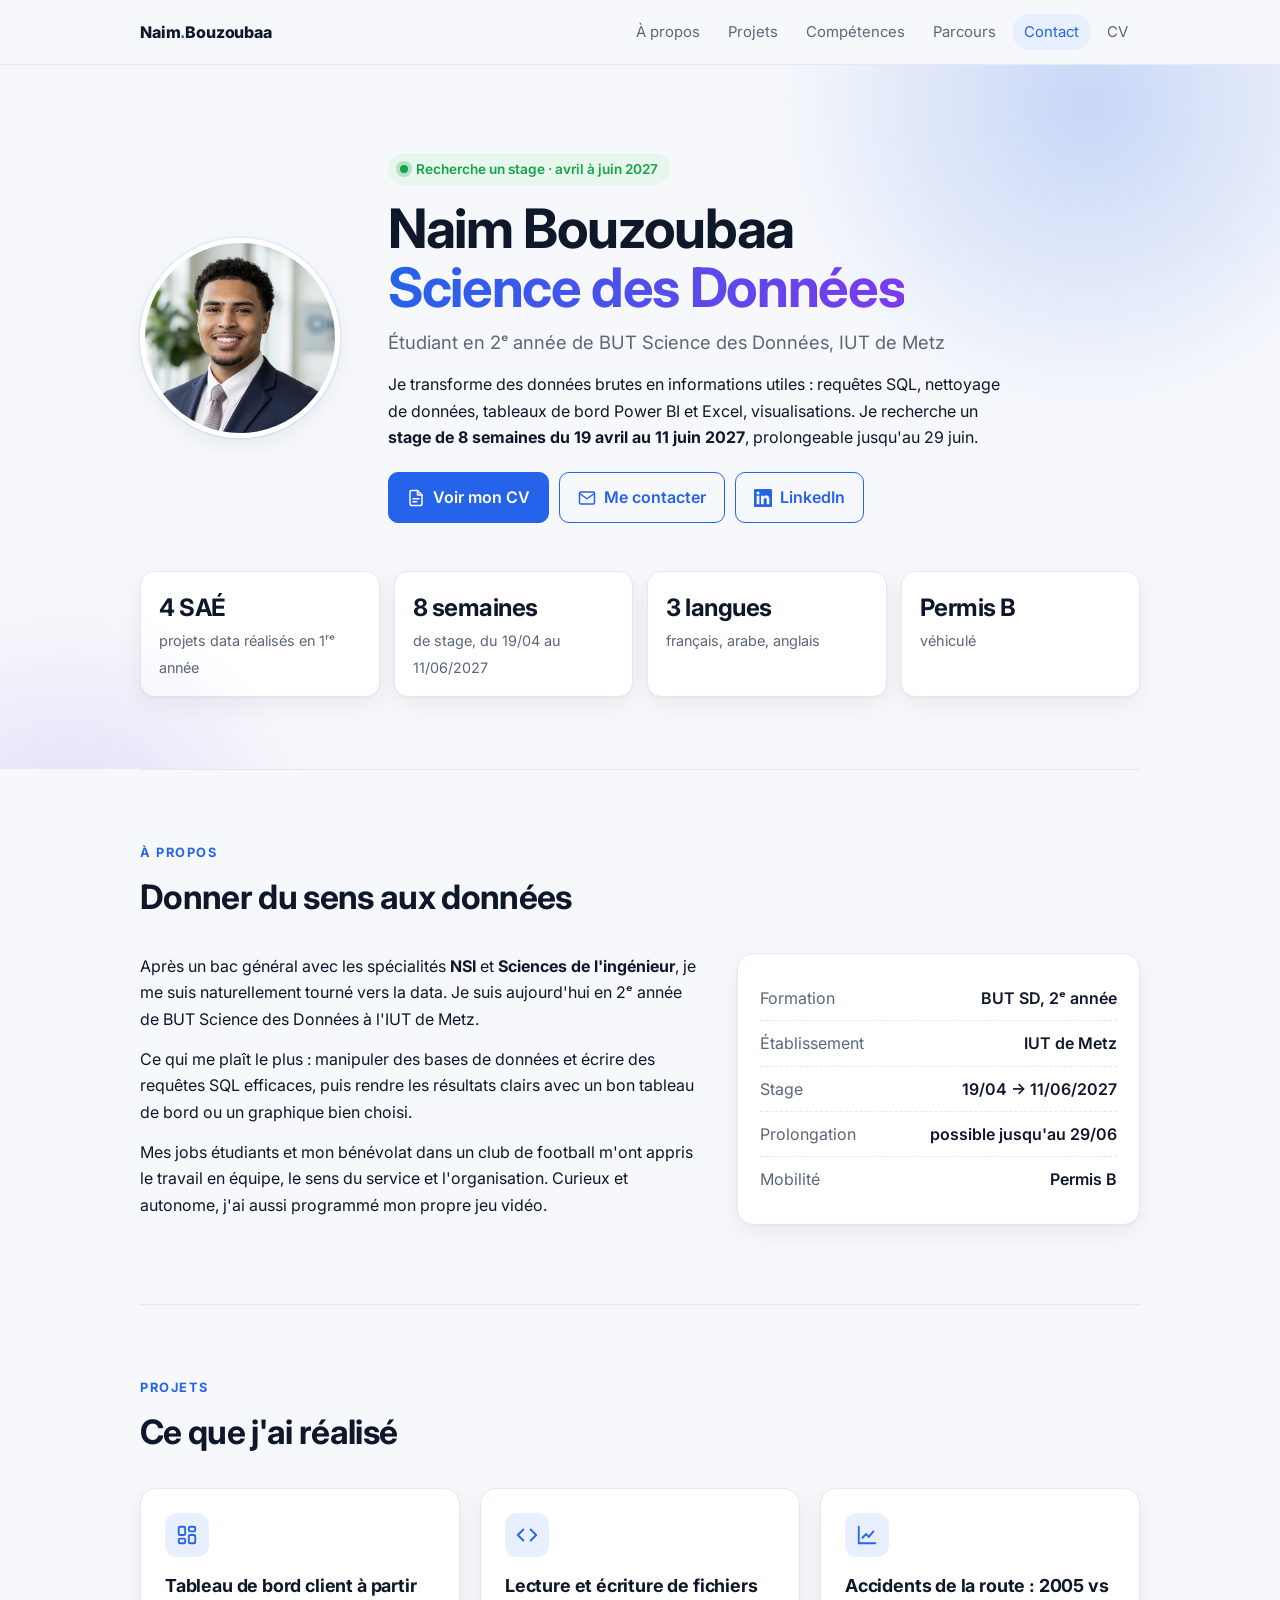
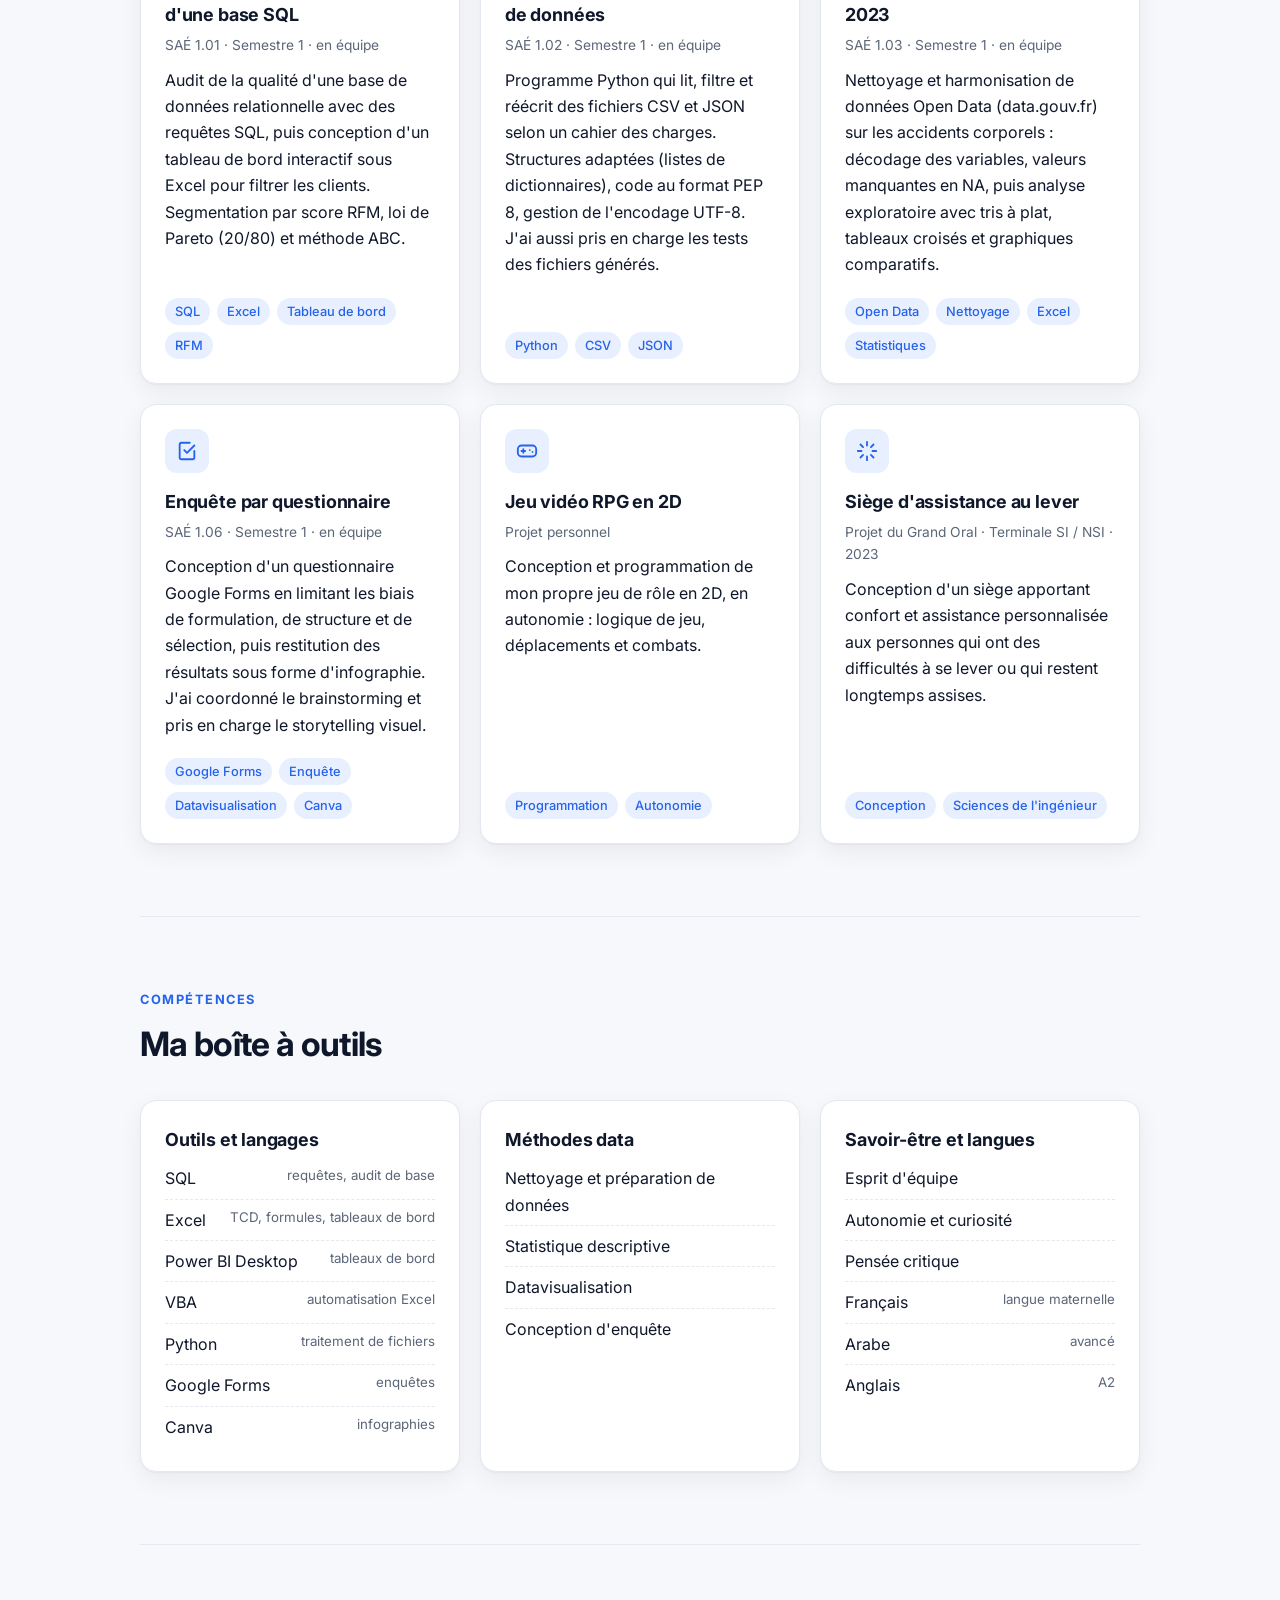
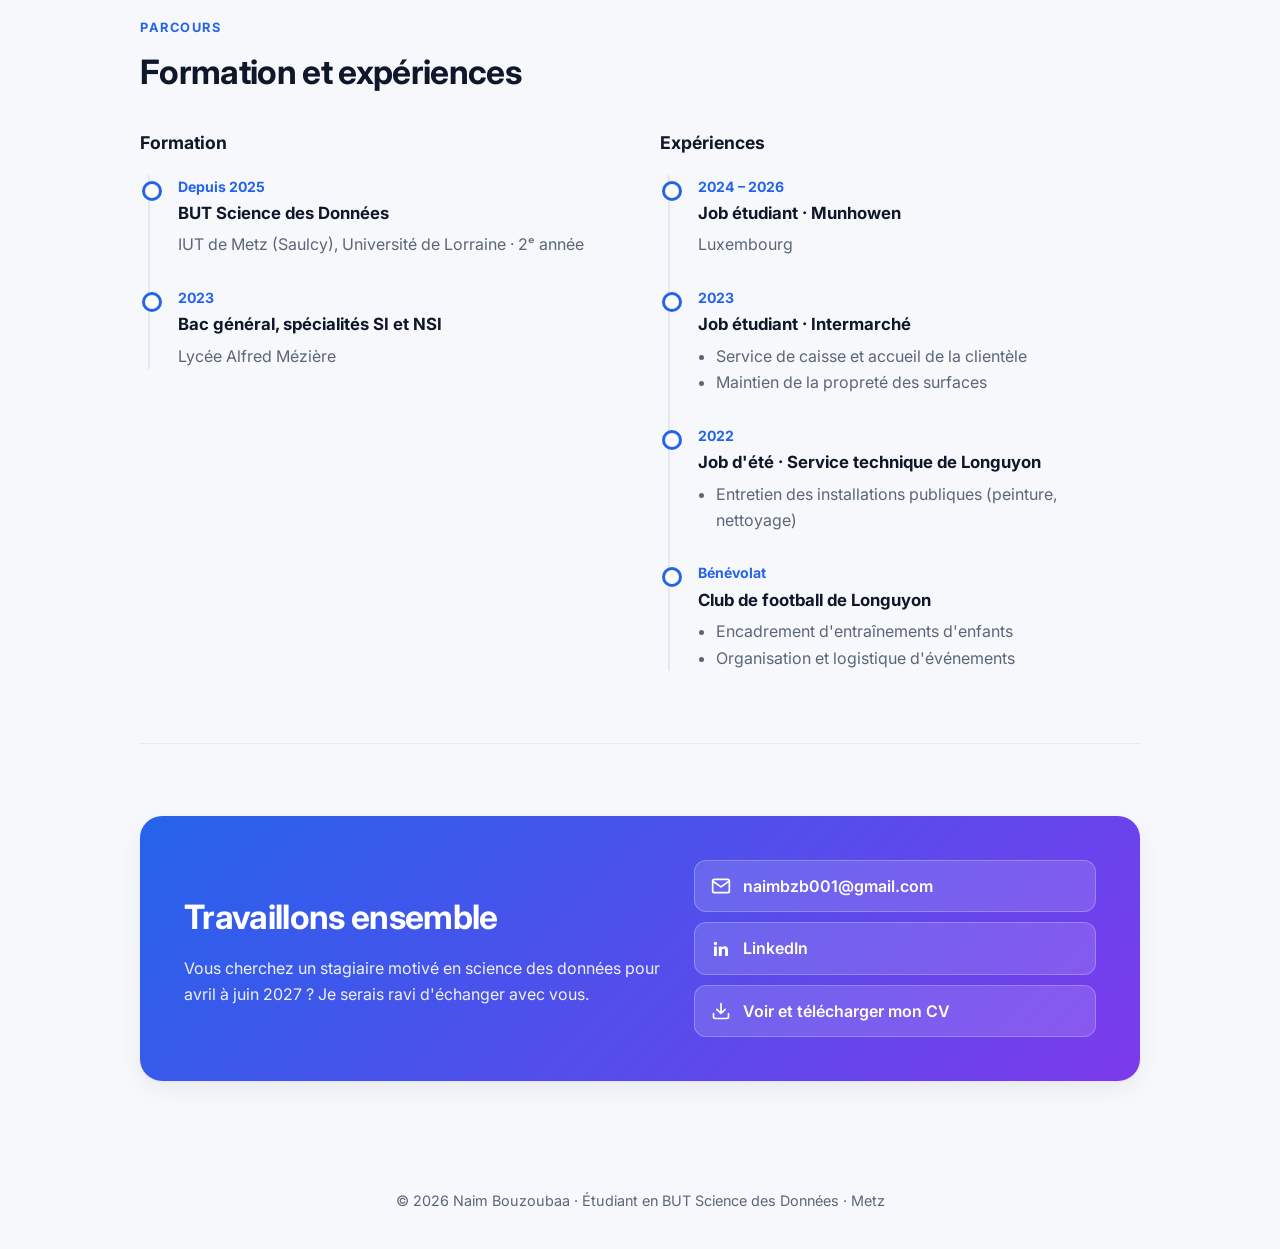
<file: index.html>
<!doctype html>
<html lang="fr">
<head>
<meta charset="utf-8">
<meta name="viewport" content="width=device-width,initial-scale=1">
<title>Naim Bouzoubaa · Portfolio Science des Données</title>
<meta name="description" content="Portfolio de Naim Bouzoubaa, étudiant en 2e année de BUT Science des Données à l'IUT de Metz. Recherche un stage de 8 semaines du 19 avril au 11 juin 2027.">
<meta name="author" content="Naim Bouzoubaa">
<link rel="canonical" href="https://naimbouzoubaa.github.io/">
<meta property="og:type" content="profile">
<meta property="og:title" content="Naim Bouzoubaa · Portfolio Science des Données">
<meta property="og:description" content="Étudiant en BUT Science des Données à l'IUT de Metz. Recherche un stage d'avril à juin 2027.">
<meta property="og:url" content="https://naimbouzoubaa.github.io/">
<meta property="og:image" content="https://naimbouzoubaa.github.io/og-image.jpg">
<meta property="og:locale" content="fr_FR">
<meta name="twitter:card" content="summary_large_image">
<meta name="theme-color" content="#2563eb">
<link rel="icon" href="data:image/svg+xml,%3Csvg xmlns='http://www.w3.org/2000/svg' viewBox='0 0 64 64'%3E%3Cdefs%3E%3ClinearGradient id='g' x1='0' x2='1'%3E%3Cstop offset='0' stop-color='%232563eb'/%3E%3Cstop offset='1' stop-color='%237c3aed'/%3E%3C/linearGradient%3E%3C/defs%3E%3Crect width='64' height='64' rx='16' fill='url(%23g)'/%3E%3Ctext x='32' y='42' font-family='Arial' font-weight='700' font-size='26' fill='white' text-anchor='middle'%3ENB%3C/text%3E%3C/svg%3E">
<link rel="preconnect" href="https://fonts.googleapis.com">
<link rel="preconnect" href="https://fonts.gstatic.com" crossorigin>
<link href="https://fonts.googleapis.com/css2?family=Inter:wght@400;500;600;700;800&display=swap" rel="stylesheet">
<link rel="stylesheet" href="style.css">
<script type="application/ld+json">
{"@context":"https://schema.org","@type":"Person","name":"Naim Bouzoubaa","url":"https://naimbouzoubaa.github.io/","image":"https://naimbouzoubaa.github.io/photo.jpg","jobTitle":"Étudiant en BUT Science des Données","alumniOf":{"@type":"CollegeOrUniversity","name":"IUT de Metz, Université de Lorraine"},"sameAs":["https://www.linkedin.com/in/naim-bouzoubaa-45ba90332"],"knowsLanguage":["fr","ar","en"]}
</script>
</head>
<body>
<a class="skip" href="#contenu">Aller au contenu</a>

<nav aria-label="Navigation principale"><div class="wrap">
  <a class="logo" href="#top">Naim<span>.</span>Bouzoubaa</a>
  <ul>
    <li><a href="#apropos">À propos</a></li>
    <li><a href="#projets">Projets</a></li>
    <li><a href="#competences">Compétences</a></li>
    <li><a href="#parcours">Parcours</a></li>
    <li><a href="#contact">Contact</a></li>
    <li><a href="cv.html">CV</a></li>
  </ul>
</div></nav>

<header class="hero" id="top"><div class="wrap">
  <div class="hero-grid">
    <img class="photo" src="photo.jpg" alt="Photo de Naim Bouzoubaa" width="200" height="200">
    <div>
      <span class="badge">Recherche un stage · avril à juin 2027</span>
      <h1>Naim Bouzoubaa<br><span class="grad">Science des Données</span></h1>
      <p class="role">Étudiant en 2ᵉ année de BUT Science des Données, IUT de Metz</p>
      <p class="lead">Je transforme des données brutes en informations utiles : requêtes SQL, nettoyage de données, tableaux de bord Power BI et Excel, visualisations. Je recherche un <strong>stage de 8 semaines du 19 avril au 11 juin 2027</strong>, prolongeable jusqu'au 29 juin.</p>
      <div class="actions">
        <a class="btn" href="cv.html"><svg viewBox="0 0 24 24" fill="none" stroke="currentColor" stroke-width="2" stroke-linecap="round" stroke-linejoin="round" aria-hidden="true"><path d="M14 2H6a2 2 0 0 0-2 2v16a2 2 0 0 0 2 2h12a2 2 0 0 0 2-2V8z"/><path d="M14 2v6h6M8 13h8M8 17h5"/></svg>Voir mon CV</a>
        <a class="btn ghost" href="mailto:naimbzb001@gmail.com"><svg viewBox="0 0 24 24" fill="none" stroke="currentColor" stroke-width="2" stroke-linecap="round" stroke-linejoin="round" aria-hidden="true"><rect x="2" y="4" width="20" height="16" rx="2"/><path d="m22 6-10 7L2 6"/></svg>Me contacter</a>
        <a class="btn ghost" href="https://www.linkedin.com/in/naim-bouzoubaa-45ba90332" target="_blank" rel="noopener"><svg viewBox="0 0 24 24" fill="currentColor" aria-hidden="true"><path d="M20.45 20.45h-3.56v-5.57c0-1.33-.02-3.04-1.85-3.04-1.85 0-2.14 1.45-2.14 2.94v5.67H9.34V9h3.42v1.56h.05c.48-.9 1.64-1.85 3.37-1.85 3.6 0 4.27 2.37 4.27 5.46v6.28zM5.34 7.43a2.06 2.06 0 1 1 0-4.13 2.06 2.06 0 0 1 0 4.13zM7.12 20.45H3.56V9h3.56v11.45zM22.22 0H1.77C.79 0 0 .77 0 1.73v20.54C0 23.23.79 24 1.77 24h20.45c.98 0 1.78-.77 1.78-1.73V1.73C24 .77 23.2 0 22.22 0z"/></svg>LinkedIn</a>
      </div>
    </div>
  </div>
  <div class="stats">
    <div class="stat"><b>4 SAÉ</b><span>projets data réalisés en 1ʳᵉ année</span></div>
    <div class="stat"><b>8 semaines</b><span>de stage, du 19/04 au 11/06/2027</span></div>
    <div class="stat"><b>3 langues</b><span>français, arabe, anglais</span></div>
    <div class="stat"><b>Permis B</b><span>véhiculé</span></div>
  </div>
</div></header>

<main id="contenu" class="wrap">

<section id="apropos" class="reveal">
  <p class="kicker">À propos</p>
  <h2>Donner du sens aux données</h2>
  <div class="about">
    <div>
      <p>Après un bac général avec les spécialités <strong>NSI</strong> et <strong>Sciences de l'ingénieur</strong>, je me suis naturellement tourné vers la data. Je suis aujourd'hui en 2ᵉ année de BUT Science des Données à l'IUT de Metz.</p>
      <p>Ce qui me plaît le plus : manipuler des bases de données et écrire des requêtes SQL efficaces, puis rendre les résultats clairs avec un bon tableau de bord ou un graphique bien choisi.</p>
      <p>Mes jobs étudiants et mon bénévolat dans un club de football m'ont appris le travail en équipe, le sens du service et l'organisation. Curieux et autonome, j'ai aussi programmé mon propre jeu vidéo.</p>
    </div>
    <dl class="facts">
      <div><dt>Formation</dt><dd>BUT SD, 2ᵉ année</dd></div>
      <div><dt>Établissement</dt><dd>IUT de Metz</dd></div>
      <div><dt>Stage</dt><dd>19/04 → 11/06/2027</dd></div>
      <div><dt>Prolongation</dt><dd>possible jusqu'au 29/06</dd></div>
      <div><dt>Mobilité</dt><dd>Permis B</dd></div>
    </dl>
  </div>
</section>

<section id="projets" class="reveal">
  <p class="kicker">Projets</p>
  <h2>Ce que j'ai réalisé</h2>
  <div class="grid">
    <article class="card">
      <div class="icon"><svg viewBox="0 0 24 24" fill="none" stroke="currentColor" stroke-width="2" stroke-linecap="round" aria-hidden="true"><rect x="3" y="3" width="7" height="9" rx="1.5"/><rect x="14" y="3" width="7" height="5" rx="1.5"/><rect x="14" y="12" width="7" height="9" rx="1.5"/><rect x="3" y="16" width="7" height="5" rx="1.5"/></svg></div>
      <h3>Tableau de bord client à partir d'une base SQL</h3>
      <div class="meta">SAÉ 1.01 · Semestre 1 · en équipe</div>
      <p>Audit de la qualité d'une base de données relationnelle avec des requêtes SQL, puis conception d'un tableau de bord interactif sous Excel pour filtrer les clients. Segmentation par score RFM, loi de Pareto (20/80) et méthode ABC.</p>
      <div class="tags"><span class="tag">SQL</span><span class="tag">Excel</span><span class="tag">Tableau de bord</span><span class="tag">RFM</span></div>
    </article>
    <article class="card">
      <div class="icon"><svg viewBox="0 0 24 24" fill="none" stroke="currentColor" stroke-width="2" stroke-linecap="round" stroke-linejoin="round" aria-hidden="true"><path d="m16 18 6-6-6-6M8 6l-6 6 6 6"/></svg></div>
      <h3>Lecture et écriture de fichiers de données</h3>
      <div class="meta">SAÉ 1.02 · Semestre 1 · en équipe</div>
      <p>Programme Python qui lit, filtre et réécrit des fichiers CSV et JSON selon un cahier des charges. Structures adaptées (listes de dictionnaires), code au format PEP 8, gestion de l'encodage UTF-8. J'ai aussi pris en charge les tests des fichiers générés.</p>
      <div class="tags"><span class="tag">Python</span><span class="tag">CSV</span><span class="tag">JSON</span></div>
    </article>
    <article class="card">
      <div class="icon"><svg viewBox="0 0 24 24" fill="none" stroke="currentColor" stroke-width="2" stroke-linecap="round" aria-hidden="true"><path d="M3 3v18h18"/><path d="M7 15l4-4 3 3 5-6"/></svg></div>
      <h3>Accidents de la route : 2005 vs 2023</h3>
      <div class="meta">SAÉ 1.03 · Semestre 1 · en équipe</div>
      <p>Nettoyage et harmonisation de données Open Data (data.gouv.fr) sur les accidents corporels : décodage des variables, valeurs manquantes en NA, puis analyse exploratoire avec tris à plat, tableaux croisés et graphiques comparatifs.</p>
      <div class="tags"><span class="tag">Open Data</span><span class="tag">Nettoyage</span><span class="tag">Excel</span><span class="tag">Statistiques</span></div>
    </article>
    <article class="card">
      <div class="icon"><svg viewBox="0 0 24 24" fill="none" stroke="currentColor" stroke-width="2" stroke-linecap="round" stroke-linejoin="round" aria-hidden="true"><path d="M9 11l3 3 8-8"/><path d="M20 12v7a2 2 0 0 1-2 2H6a2 2 0 0 1-2-2V5a2 2 0 0 1 2-2h9"/></svg></div>
      <h3>Enquête par questionnaire</h3>
      <div class="meta">SAÉ 1.06 · Semestre 1 · en équipe</div>
      <p>Conception d'un questionnaire Google Forms en limitant les biais de formulation, de structure et de sélection, puis restitution des résultats sous forme d'infographie. J'ai coordonné le brainstorming et pris en charge le storytelling visuel.</p>
      <div class="tags"><span class="tag">Google Forms</span><span class="tag">Enquête</span><span class="tag">Datavisualisation</span><span class="tag">Canva</span></div>
    </article>
    <article class="card">
      <div class="icon"><svg viewBox="0 0 24 24" fill="none" stroke="currentColor" stroke-width="2" stroke-linecap="round" stroke-linejoin="round" aria-hidden="true"><rect x="2" y="6" width="20" height="12" rx="4"/><path d="M6 12h4M8 10v4M15 11h.01M18 13h.01"/></svg></div>
      <h3>Jeu vidéo RPG en 2D</h3>
      <div class="meta">Projet personnel</div>
      <p>Conception et programmation de mon propre jeu de rôle en 2D, en autonomie : logique de jeu, déplacements et combats.</p>
      <div class="tags"><span class="tag">Programmation</span><span class="tag">Autonomie</span></div>
    </article>
    <article class="card">
      <div class="icon"><svg viewBox="0 0 24 24" fill="none" stroke="currentColor" stroke-width="2" stroke-linecap="round" stroke-linejoin="round" aria-hidden="true"><path d="M12 2v4M12 18v4M4.9 4.9l2.8 2.8M16.3 16.3l2.8 2.8M2 12h4M18 12h4M4.9 19.1l2.8-2.8M16.3 7.7l2.8-2.8"/></svg></div>
      <h3>Siège d'assistance au lever</h3>
      <div class="meta">Projet du Grand Oral · Terminale SI / NSI · 2023</div>
      <p>Conception d'un siège apportant confort et assistance personnalisée aux personnes qui ont des difficultés à se lever ou qui restent longtemps assises.</p>
      <div class="tags"><span class="tag">Conception</span><span class="tag">Sciences de l'ingénieur</span></div>
    </article>
  </div>
</section>

<section id="competences" class="reveal">
  <p class="kicker">Compétences</p>
  <h2>Ma boîte à outils</h2>
  <div class="skills">
    <div class="card">
      <h3>Outils et langages</h3>
      <ul>
        <li>SQL <small>requêtes, audit de base</small></li>
        <li>Excel <small>TCD, formules, tableaux de bord</small></li>
        <li>Power BI Desktop <small>tableaux de bord</small></li>
        <li>VBA <small>automatisation Excel</small></li>
        <li>Python <small>traitement de fichiers</small></li>
        <li>Google Forms <small>enquêtes</small></li>
        <li>Canva <small>infographies</small></li>
      </ul>
    </div>
    <div class="card">
      <h3>Méthodes data</h3>
      <ul>
        <li>Nettoyage et préparation de données</li>
        <li>Statistique descriptive</li>
        <li>Datavisualisation</li>
        <li>Conception d'enquête</li>
      </ul>
    </div>
    <div class="card">
      <h3>Savoir-être et langues</h3>
      <ul>
        <li>Esprit d'équipe</li>
        <li>Autonomie et curiosité</li>
        <li>Pensée critique</li>
        <li>Français <small>langue maternelle</small></li>
        <li>Arabe <small>avancé</small></li>
        <li>Anglais <small>A2</small></li>
      </ul>
    </div>
  </div>
</section>

<section id="parcours" class="reveal">
  <p class="kicker">Parcours</p>
  <h2>Formation et expériences</h2>
  <div class="cols">
    <div>
      <h3 class="sub">Formation</h3>
      <div class="timeline">
        <div class="tl"><div class="when">Depuis 2025</div><h3>BUT Science des Données</h3><p>IUT de Metz (Saulcy), Université de Lorraine · 2ᵉ année</p></div>
        <div class="tl"><div class="when">2023</div><h3>Bac général, spécialités SI et NSI</h3><p>Lycée Alfred Mézière</p></div>
      </div>
    </div>
    <div>
      <h3 class="sub">Expériences</h3>
      <div class="timeline">
        <div class="tl"><div class="when">2024 – 2026</div><h3>Job étudiant · Munhowen</h3><p>Luxembourg</p></div>
        <div class="tl"><div class="when">2023</div><h3>Job étudiant · Intermarché</h3><ul><li>Service de caisse et accueil de la clientèle</li><li>Maintien de la propreté des surfaces</li></ul></div>
        <div class="tl"><div class="when">2022</div><h3>Job d'été · Service technique de Longuyon</h3><ul><li>Entretien des installations publiques (peinture, nettoyage)</li></ul></div>
        <div class="tl"><div class="when">Bénévolat</div><h3>Club de football de Longuyon</h3><ul><li>Encadrement d'entraînements d'enfants</li><li>Organisation et logistique d'événements</li></ul></div>
      </div>
    </div>
  </div>
</section>

<section id="contact" class="reveal">
  <div class="contact-box">
    <div>
      <h2>Travaillons ensemble</h2>
      <p>Vous cherchez un stagiaire motivé en science des données pour avril à juin 2027 ? Je serais ravi d'échanger avec vous.</p>
    </div>
    <div class="contact-links">
      <a href="mailto:naimbzb001@gmail.com"><svg viewBox="0 0 24 24" fill="none" stroke="currentColor" stroke-width="2" stroke-linecap="round" stroke-linejoin="round" aria-hidden="true"><rect x="2" y="4" width="20" height="16" rx="2"/><path d="m22 6-10 7L2 6"/></svg>naimbzb001@gmail.com</a>
      <a href="https://www.linkedin.com/in/naim-bouzoubaa-45ba90332" target="_blank" rel="noopener"><svg viewBox="0 0 24 24" fill="currentColor" aria-hidden="true"><path d="M20.45 20.45h-3.56v-5.57c0-1.33-.02-3.04-1.85-3.04-1.85 0-2.14 1.45-2.14 2.94v5.67H9.34V9h3.42v1.56h.05c.48-.9 1.64-1.85 3.37-1.85 3.6 0 4.27 2.37 4.27 5.46v6.28zM5.34 7.43a2.06 2.06 0 1 1 0-4.13 2.06 2.06 0 0 1 0 4.13zM7.12 20.45H3.56V9h3.56v11.45z"/></svg>LinkedIn</a>
      <a href="cv.html"><svg viewBox="0 0 24 24" fill="none" stroke="currentColor" stroke-width="2" stroke-linecap="round" stroke-linejoin="round" aria-hidden="true"><path d="M21 15v4a2 2 0 0 1-2 2H5a2 2 0 0 1-2-2v-4M7 10l5 5 5-5M12 15V3"/></svg>Voir et télécharger mon CV</a>
    </div>
  </div>
</section>
</main>

<footer><div class="wrap">© 2026 Naim Bouzoubaa · Étudiant en BUT Science des Données · Metz</div></footer>

<script>
// Apparition douce des sections et lien actif dans le menu
(function(){
  var els=document.querySelectorAll('.reveal');
  if(!('IntersectionObserver' in window)){els.forEach(function(e){e.classList.add('in')});return;}
  var io=new IntersectionObserver(function(entries){entries.forEach(function(e){if(e.isIntersecting){e.target.classList.add('in');io.unobserve(e.target);}})},{threshold:.08});
  els.forEach(function(e){io.observe(e)});
  var links={};document.querySelectorAll('nav ul a[href^="#"]').forEach(function(a){links[a.getAttribute('href').slice(1)]=a});
  var spy=new IntersectionObserver(function(entries){entries.forEach(function(e){var a=links[e.target.id];if(a&&e.isIntersecting){Object.values(links).forEach(function(l){l.classList.remove('active')});a.classList.add('active');}})},{rootMargin:'-45% 0px -50% 0px'});
  document.querySelectorAll('main section[id]').forEach(function(s){spy.observe(s)});
})();
</script>
</body>
</html>
</file>
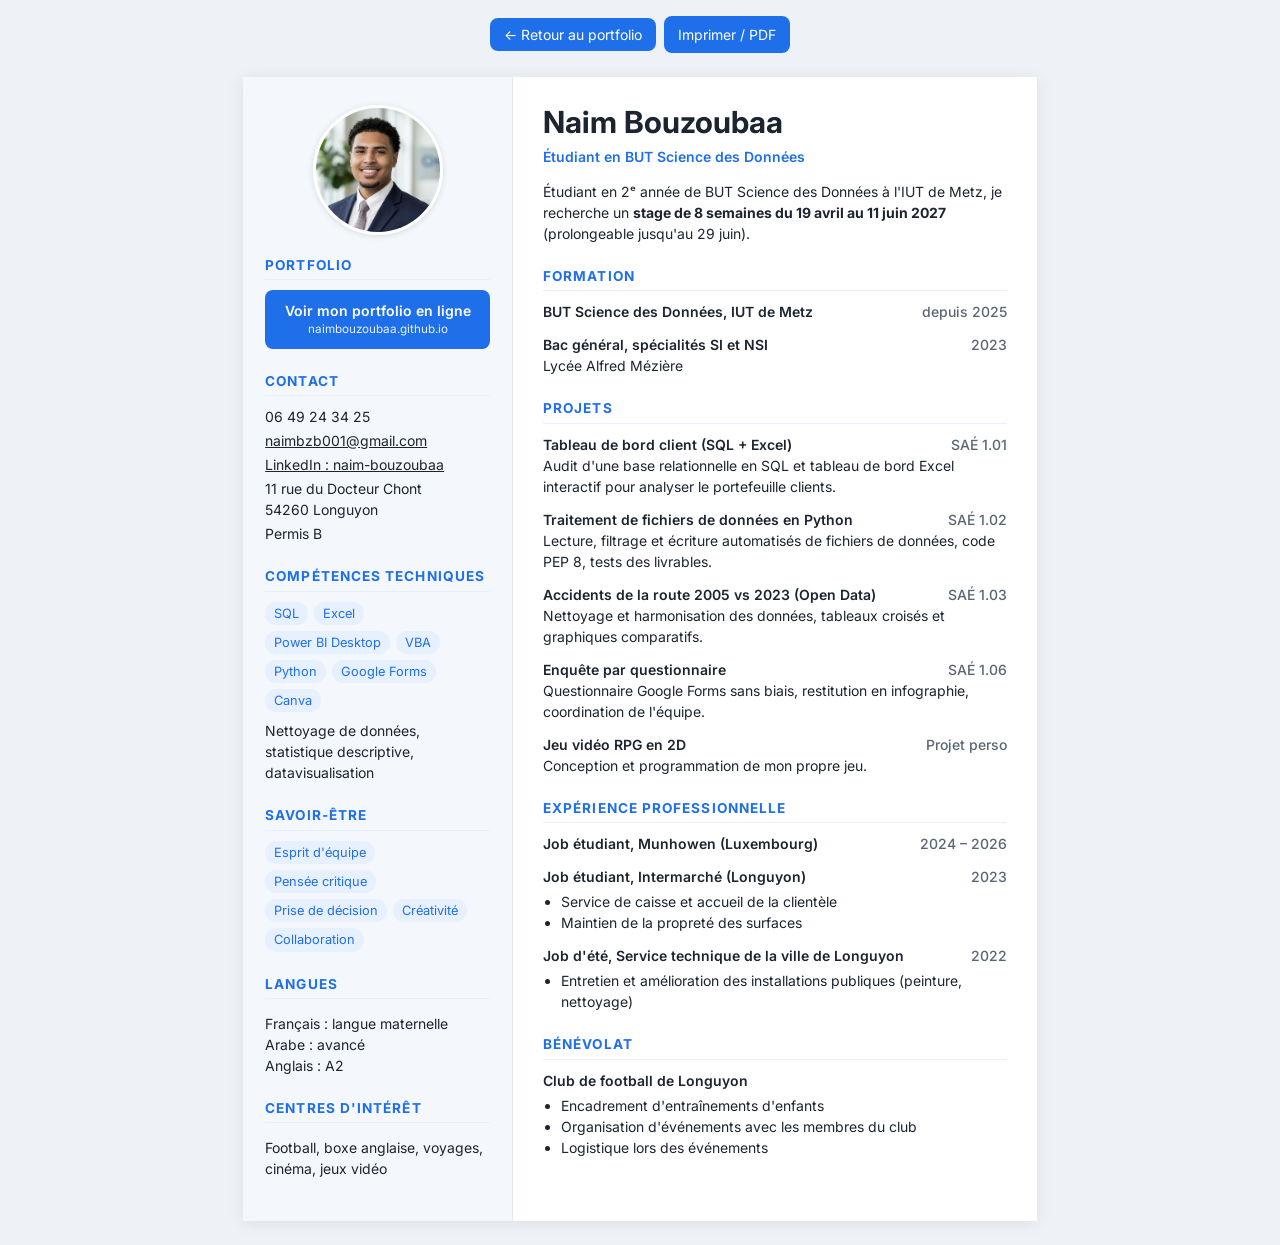
<file: cv.html>
<!doctype html>
<html lang="fr">
<head>
<meta charset="utf-8">
<meta name="viewport" content="width=device-width,initial-scale=1">
<title>CV · Naim Bouzoubaa</title>
<meta name="description" content="CV de Naim Bouzoubaa, étudiant en BUT Science des Données, recherche un stage d'avril à juin 2027.">
<link rel="icon" href="data:image/svg+xml,%3Csvg xmlns='http://www.w3.org/2000/svg' viewBox='0 0 64 64'%3E%3Cdefs%3E%3ClinearGradient id='g' x1='0' x2='1'%3E%3Cstop offset='0' stop-color='%232563eb'/%3E%3Cstop offset='1' stop-color='%237c3aed'/%3E%3C/linearGradient%3E%3C/defs%3E%3Crect width='64' height='64' rx='16' fill='url(%23g)'/%3E%3Ctext x='32' y='42' font-family='Arial' font-weight='700' font-size='26' fill='white' text-anchor='middle'%3ENB%3C/text%3E%3C/svg%3E">
<link href="https://fonts.googleapis.com/css2?family=Inter:wght@400;500;600;700;800&display=swap" rel="stylesheet">
<style>
:root{--ink:#1c2430;--muted:#5b6675;--accent:#1f6feb;--soft:#e7f0ff;--line:#e3e7ee}
*{box-sizing:border-box}
body{margin:0;background:#eef1f5;font-family:"Inter",system-ui,-apple-system,"Segoe UI",Roboto,sans-serif;color:var(--ink);font-size:14px;line-height:1.5}
.page{max-width:210mm;min-height:297mm;margin:24px auto;background:#fff;display:grid;grid-template-columns:34% 66%;box-shadow:0 2px 16px rgba(0,0,0,.08)}
aside{background:#f4f7fc;padding:28px 22px;border-right:1px solid var(--line)}
main{padding:28px 30px}
h1{margin:0;font-size:1.9rem;line-height:1.15}
.title{color:var(--accent);font-weight:600;margin:6px 0 10px}
h2{font-size:.85rem;text-transform:uppercase;letter-spacing:.08em;color:var(--accent);border-bottom:1.5px solid var(--soft);padding-bottom:4px;margin:22px 0 10px}
aside h2:first-of-type{margin-top:0}
.cvphoto{display:block;width:130px;height:130px;border-radius:50%;object-fit:cover;margin:0 auto 20px;border:3px solid #fff;box-shadow:0 1px 6px rgba(0,0,0,.12)}
ul{margin:4px 0 0;padding-left:18px}
.portfolio{display:block;background:var(--accent);color:#fff;text-decoration:none;border-radius:8px;padding:10px 12px;font-weight:600;text-align:center;margin:4px 0 6px}
.portfolio small{display:block;font-weight:400;opacity:.9;word-break:break-all}
.contact p{margin:3px 0}
.contact a{color:var(--ink)}
.item{margin-bottom:12px}
.item .head{display:flex;justify-content:space-between;gap:10px;font-weight:600}
.item .when{color:var(--muted);font-weight:500;white-space:nowrap}
.tags{display:flex;flex-wrap:wrap;gap:6px}
.tag{background:var(--soft);color:var(--accent);padding:2px 9px;border-radius:999px;font-size:.8rem}
.todo{background:#fff4d6;color:#7a5b00;border-radius:4px;padding:1px 5px;font-size:.85em}
.toolbar{text-align:center;margin:16px}
.toolbar a,.toolbar button{font:inherit;background:var(--accent);color:#fff;border:0;border-radius:8px;padding:8px 14px;text-decoration:none;cursor:pointer;margin:0 4px}
@media (max-width:700px){.page{grid-template-columns:1fr;margin:0;min-height:0}aside{border-right:0;border-bottom:1px solid var(--line)}}
@media print{body{background:#fff;font-size:12.5px}.page{min-height:0;height:297mm;overflow:hidden}h2{margin:16px 0 8px}.item{margin-bottom:9px}.cvphoto{width:110px;height:110px;margin-bottom:14px}.page{margin:0;box-shadow:none}.toolbar{display:none}@page{size:A4;margin:0}}
</style>
</head>
<body>
<div class="toolbar"><a href="index.html">← Retour au portfolio</a><button onclick="window.print()">Imprimer / PDF</button></div>
<div class="page">
<aside>
  <img class="cvphoto" src="photo.jpg" alt="Photo de Naim Bouzoubaa">
  <h2>Portfolio</h2>
  <!-- Quand le site sera en ligne, remplacer index.html par l'adresse complète (ex. https://xxx.github.io/portfolio/) -->
  <a class="portfolio" href="https://naimbouzoubaa.github.io/">Voir mon portfolio en ligne<small>naimbouzoubaa.github.io</small></a>

  <h2>Contact</h2>
  <div class="contact">
    <p>06 49 24 34 25</p>
    <p><a href="mailto:naimbzb001@gmail.com">naimbzb001@gmail.com</a></p>
    <p><a href="https://www.linkedin.com/in/naim-bouzoubaa-45ba90332" target="_blank" rel="noopener">LinkedIn : naim-bouzoubaa</a></p>
    <p>11 rue du Docteur Chont<br>54260 Longuyon</p>
    <p>Permis B</p>
  </div>

  <h2>Compétences techniques</h2>
  <div class="tags"><span class="tag">SQL</span><span class="tag">Excel</span><span class="tag">Power BI Desktop</span><span class="tag">VBA</span><span class="tag">Python</span><span class="tag">Google Forms</span><span class="tag">Canva</span></div>
  <p style="margin:8px 0 0">Nettoyage de données, statistique descriptive, datavisualisation</p>

  <h2>Savoir-être</h2>
  <div class="tags"><span class="tag">Esprit d'équipe</span><span class="tag">Pensée critique</span><span class="tag">Prise de décision</span><span class="tag">Créativité</span><span class="tag">Collaboration</span></div>

  <h2>Langues</h2>
  <p>Français : langue maternelle<br>Arabe : avancé<br>Anglais : A2</p>

  <h2>Centres d'intérêt</h2>
  <p>Football, boxe anglaise, voyages, cinéma, jeux vidéo</p>
</aside>

<main>
  <h1>Naim Bouzoubaa</h1>
  <div class="title">Étudiant en BUT Science des Données</div>
  <p>Étudiant en 2ᵉ année de BUT Science des Données à l'IUT de Metz, je recherche un <strong>stage de 8 semaines du 19 avril au 11 juin 2027</strong> (prolongeable jusqu'au 29 juin).</p>

  <h2>Formation</h2>
  <div class="item"><div class="head"><span>BUT Science des Données, IUT de Metz</span><span class="when">depuis 2025</span></div></div>
  <div class="item"><div class="head"><span>Bac général, spécialités SI et NSI</span><span class="when">2023</span></div>Lycée Alfred Mézière</div>

  <h2>Projets</h2>
  <div class="item"><div class="head"><span>Tableau de bord client (SQL + Excel)</span><span class="when">SAÉ 1.01</span></div>Audit d'une base relationnelle en SQL et tableau de bord Excel interactif pour analyser le portefeuille clients.</div>
  <div class="item"><div class="head"><span>Traitement de fichiers de données en Python</span><span class="when">SAÉ 1.02</span></div>Lecture, filtrage et écriture automatisés de fichiers de données, code PEP 8, tests des livrables.</div>
  <div class="item"><div class="head"><span>Accidents de la route 2005 vs 2023 (Open Data)</span><span class="when">SAÉ 1.03</span></div>Nettoyage et harmonisation des données, tableaux croisés et graphiques comparatifs.</div>
  <div class="item"><div class="head"><span>Enquête par questionnaire</span><span class="when">SAÉ 1.06</span></div>Questionnaire Google Forms sans biais, restitution en infographie, coordination de l'équipe.</div>
  <div class="item"><div class="head"><span>Jeu vidéo RPG en 2D</span><span class="when">Projet perso</span></div>Conception et programmation de mon propre jeu.</div>

  <h2>Expérience professionnelle</h2>
  <div class="item"><div class="head"><span>Job étudiant, Munhowen (Luxembourg)</span><span class="when">2024 – 2026</span></div></div>
  <div class="item"><div class="head"><span>Job étudiant, Intermarché (Longuyon)</span><span class="when">2023</span></div>
    <ul><li>Service de caisse et accueil de la clientèle</li><li>Maintien de la propreté des surfaces</li></ul></div>
  <div class="item"><div class="head"><span>Job d'été, Service technique de la ville de Longuyon</span><span class="when">2022</span></div>
    <ul><li>Entretien et amélioration des installations publiques (peinture, nettoyage)</li></ul></div>

  <h2>Bénévolat</h2>
  <div class="item"><div class="head"><span>Club de football de Longuyon</span></div>
    <ul><li>Encadrement d'entraînements d'enfants</li><li>Organisation d'événements avec les membres du club</li><li>Logistique lors des événements</li></ul></div>
</main>
</div>
</body>
</html>
</file>
<file: style.css>
:root{
  --bg:#f6f8fb;--surface:#ffffff;--ink:#0f172a;--muted:#5b6678;--line:#e4e9f1;
  --accent:#2563eb;--accent-2:#7c3aed;--accent-soft:#e8efff;--ok:#16a34a;--ok-soft:#e7f7ed;
  --shadow:0 1px 2px rgba(15,23,42,.04),0 8px 24px rgba(15,23,42,.06);
  --radius:16px;
}
@media (prefers-color-scheme:dark){
  :root{--bg:#0b1120;--surface:#111a2e;--ink:#e6ebf5;--muted:#9aa6bd;--line:#1f2a44;
    --accent:#6ea0ff;--accent-2:#a78bfa;--accent-soft:#18264a;--ok:#4ade80;--ok-soft:#10301f;
    --shadow:0 1px 2px rgba(0,0,0,.3),0 8px 24px rgba(0,0,0,.35)}
  .btn:not(.ghost){color:#0b1120}
}
*{box-sizing:border-box}
html{scroll-behavior:smooth;scroll-padding-top:72px}
body{margin:0;font-family:"Inter",system-ui,-apple-system,"Segoe UI",Roboto,sans-serif;background:var(--bg);color:var(--ink);line-height:1.65;-webkit-font-smoothing:antialiased}
a{color:var(--accent)}
:focus-visible{outline:3px solid var(--accent);outline-offset:3px;border-radius:6px}
.skip{position:absolute;left:-999px;top:8px;background:var(--accent);color:#fff;padding:8px 12px;border-radius:8px;z-index:100}
.skip:focus{left:8px}
.wrap{max-width:1040px;margin:0 auto;padding:0 20px}

/* Navigation */
nav{position:sticky;top:0;z-index:50;background:color-mix(in srgb,var(--bg) 85%,transparent);backdrop-filter:saturate(1.4) blur(10px);border-bottom:1px solid var(--line)}
nav .wrap{display:flex;justify-content:space-between;align-items:center;height:64px;gap:16px}
.logo{font-weight:800;text-decoration:none;color:var(--ink);letter-spacing:-.01em;white-space:nowrap}
.logo span{color:var(--accent)}
nav ul{list-style:none;display:flex;gap:4px;margin:0;padding:0;overflow-x:auto;scrollbar-width:none}
nav ul::-webkit-scrollbar{display:none}
nav ul a{display:block;text-decoration:none;color:var(--muted);font-size:.93rem;padding:6px 12px;border-radius:999px;white-space:nowrap;transition:.2s}
nav ul a:hover,nav ul a.active{color:var(--accent);background:var(--accent-soft)}

/* Hero */
.hero{position:relative;padding:88px 0 72px;overflow:hidden}
.hero::before{content:"";position:absolute;inset:-40% -10% auto auto;width:640px;height:640px;background:radial-gradient(closest-side,color-mix(in srgb,var(--accent) 22%,transparent),transparent);pointer-events:none}
.hero::after{content:"";position:absolute;inset:auto auto -50% -15%;width:520px;height:520px;background:radial-gradient(closest-side,color-mix(in srgb,var(--accent-2) 16%,transparent),transparent);pointer-events:none}
.hero-grid{position:relative;display:grid;grid-template-columns:auto 1fr;gap:48px;align-items:center}
.photo{width:200px;height:200px;border-radius:50%;object-fit:cover;border:5px solid var(--surface);box-shadow:var(--shadow),0 0 0 2px var(--accent-soft)}
.badge{display:inline-flex;align-items:center;gap:8px;background:var(--ok-soft);color:var(--ok);font-weight:600;font-size:.85rem;padding:5px 12px;border-radius:999px;margin-bottom:14px}
.badge::before{content:"";width:8px;height:8px;border-radius:50%;background:var(--ok);box-shadow:0 0 0 4px color-mix(in srgb,var(--ok) 25%,transparent)}
.hero h1{font-size:clamp(2.2rem,5vw,3.4rem);line-height:1.08;margin:0 0 10px;letter-spacing:-.025em}
.hero h1 .grad{background:linear-gradient(90deg,var(--accent),var(--accent-2));-webkit-background-clip:text;background-clip:text;color:transparent}
.role{font-size:1.15rem;color:var(--muted);margin:0 0 14px}
.lead{max-width:620px;margin:0 0 22px}
.actions{display:flex;flex-wrap:wrap;gap:10px}
.btn{display:inline-flex;align-items:center;gap:8px;padding:11px 18px;border-radius:10px;background:var(--accent);color:#fff;text-decoration:none;font-weight:600;border:1.5px solid var(--accent);transition:transform .15s,box-shadow .15s}
.btn:hover{transform:translateY(-1px);box-shadow:0 6px 18px color-mix(in srgb,var(--accent) 35%,transparent)}
.btn.ghost{background:transparent;color:var(--accent)}
.btn svg{width:18px;height:18px}

/* Chiffres clés */
.stats{display:grid;grid-template-columns:repeat(4,1fr);gap:14px;margin-top:48px;position:relative}
.stat{background:var(--surface);border:1px solid var(--line);border-radius:14px;padding:16px 18px;box-shadow:var(--shadow)}
.stat b{display:block;font-size:1.5rem;letter-spacing:-.02em}
.stat span{color:var(--muted);font-size:.9rem}

/* Sections */
section{padding:72px 0;border-top:1px solid var(--line)}
.kicker{color:var(--accent);font-weight:700;font-size:.8rem;text-transform:uppercase;letter-spacing:.12em;margin:0 0 6px}
section h2{font-size:clamp(1.6rem,3vw,2.1rem);margin:0 0 28px;letter-spacing:-.02em}
.about{display:grid;grid-template-columns:1.4fr 1fr;gap:32px;align-items:start}
.about p{margin:0 0 14px}
.facts{background:var(--surface);border:1px solid var(--line);border-radius:var(--radius);padding:22px;box-shadow:var(--shadow);margin:0}
.facts div{display:flex;justify-content:space-between;gap:12px;padding:9px 0;border-bottom:1px dashed var(--line)}
.facts div:last-child{border:0}
.facts dt{color:var(--muted)}
.facts dd{margin:0;font-weight:600;text-align:right}

.grid{display:grid;grid-template-columns:repeat(auto-fill,minmax(300px,1fr));gap:20px}
.card{position:relative;background:var(--surface);border:1px solid var(--line);border-radius:var(--radius);padding:24px;box-shadow:var(--shadow);transition:transform .2s,border-color .2s;display:flex;flex-direction:column}
.card:hover{transform:translateY(-3px);border-color:color-mix(in srgb,var(--accent) 45%,var(--line))}
.card .icon{width:44px;height:44px;border-radius:12px;display:grid;place-items:center;background:var(--accent-soft);color:var(--accent);margin-bottom:14px}
.card .icon svg{width:22px;height:22px}
.card h3{margin:0 0 4px;font-size:1.12rem;letter-spacing:-.01em}
.meta{color:var(--muted);font-size:.86rem;margin-bottom:10px}
.card p{margin:0 0 6px;flex:1}
.tags{display:flex;flex-wrap:wrap;gap:7px;margin-top:14px}
.tag{background:var(--accent-soft);color:var(--accent);padding:3px 10px;border-radius:999px;font-size:.8rem;font-weight:500}

.skills{display:grid;grid-template-columns:repeat(3,1fr);gap:20px}
.skills ul{list-style:none;margin:0;padding:0}
.skills li{padding:7px 0;border-bottom:1px dashed var(--line);display:flex;justify-content:space-between;gap:8px}
.skills li:last-child{border:0}
.skills li small{color:var(--muted)}

/* Parcours */
.timeline{position:relative;margin-left:8px;padding-left:28px;border-left:2px solid var(--line)}
.tl{position:relative;padding:0 0 28px}
.tl:last-child{padding-bottom:0}
.tl::before{content:"";position:absolute;left:-36px;top:6px;width:14px;height:14px;border-radius:50%;background:var(--surface);border:3px solid var(--accent)}
.tl .when{color:var(--accent);font-weight:700;font-size:.88rem}
.tl h3{margin:2px 0 4px;font-size:1.05rem}
.tl p,.tl ul{margin:0;color:var(--muted)}
.tl ul{padding-left:18px}
.cols{display:grid;grid-template-columns:1fr 1fr;gap:40px}
.cols h3.sub{margin:0 0 18px;font-size:1.1rem}

/* Contact */
.contact-box{background:linear-gradient(135deg,var(--accent),var(--accent-2));color:#fff;border-radius:22px;padding:44px;display:grid;grid-template-columns:1.2fr 1fr;gap:28px;align-items:center;box-shadow:var(--shadow)}
.contact-box h2{color:#fff;margin:0 0 10px}
.contact-box p{margin:0;opacity:.92}
.contact-links{display:flex;flex-direction:column;gap:10px}
.contact-links a{display:flex;align-items:center;gap:12px;background:rgba(255,255,255,.14);border:1px solid rgba(255,255,255,.25);color:#fff;text-decoration:none;padding:12px 16px;border-radius:12px;font-weight:600;transition:background .2s;word-break:break-all}
.contact-links a:hover{background:rgba(255,255,255,.24)}
.contact-links svg{width:20px;height:20px;flex-shrink:0}

footer{padding:36px 0;text-align:center;color:var(--muted);font-size:.9rem}

/* Apparition au défilement */
.reveal{opacity:0;transform:translateY(16px);transition:opacity .6s ease,transform .6s ease}
.reveal.in{opacity:1;transform:none}
@media (prefers-reduced-motion:reduce){html{scroll-behavior:auto}.reveal{opacity:1;transform:none;transition:none}.card,.btn{transition:none}}

@media (max-width:860px){
  .hero{padding:48px 0 48px}
  .hero-grid{grid-template-columns:1fr;gap:24px;text-align:left}
  .photo{width:132px;height:132px}
  .stats{grid-template-columns:repeat(2,1fr)}
  .about,.cols,.skills,.contact-box{grid-template-columns:1fr}
  .contact-box{padding:28px}
  section{padding:52px 0}
  .logo{display:none}
}
</file>
